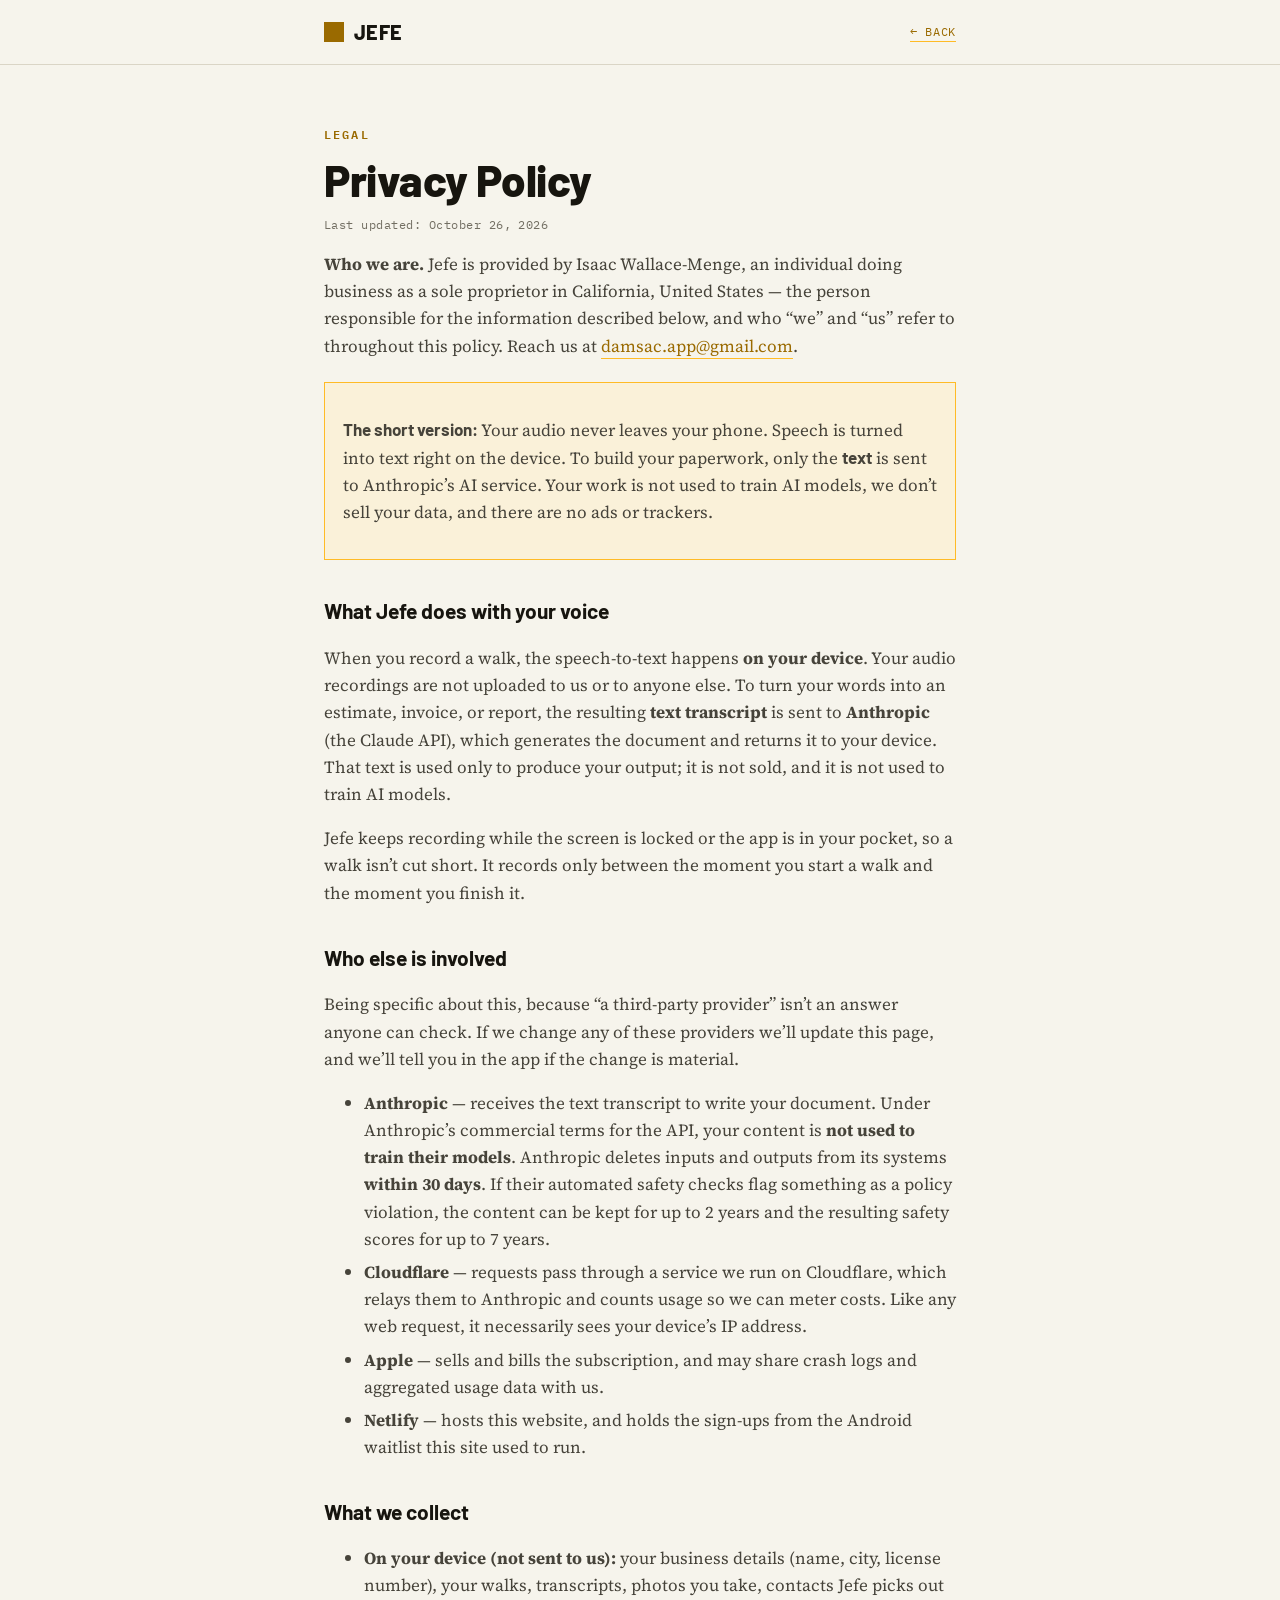
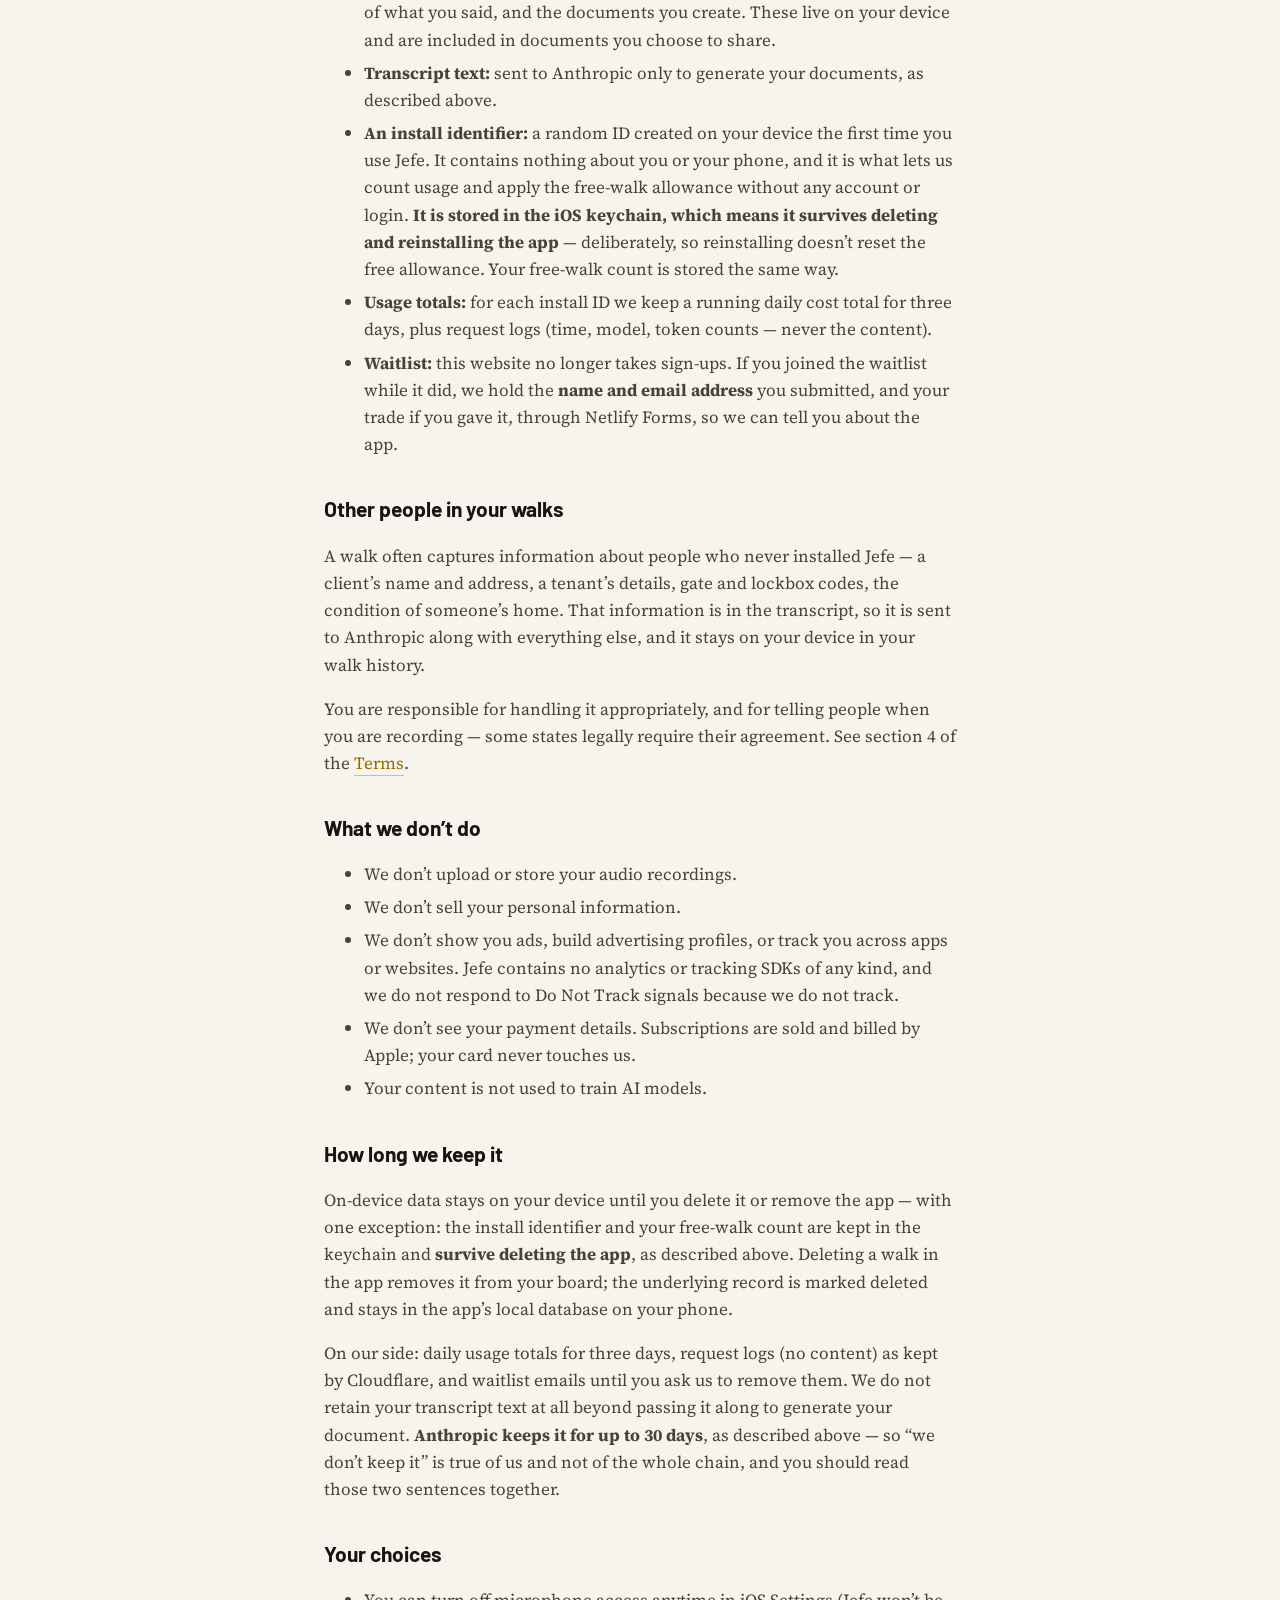
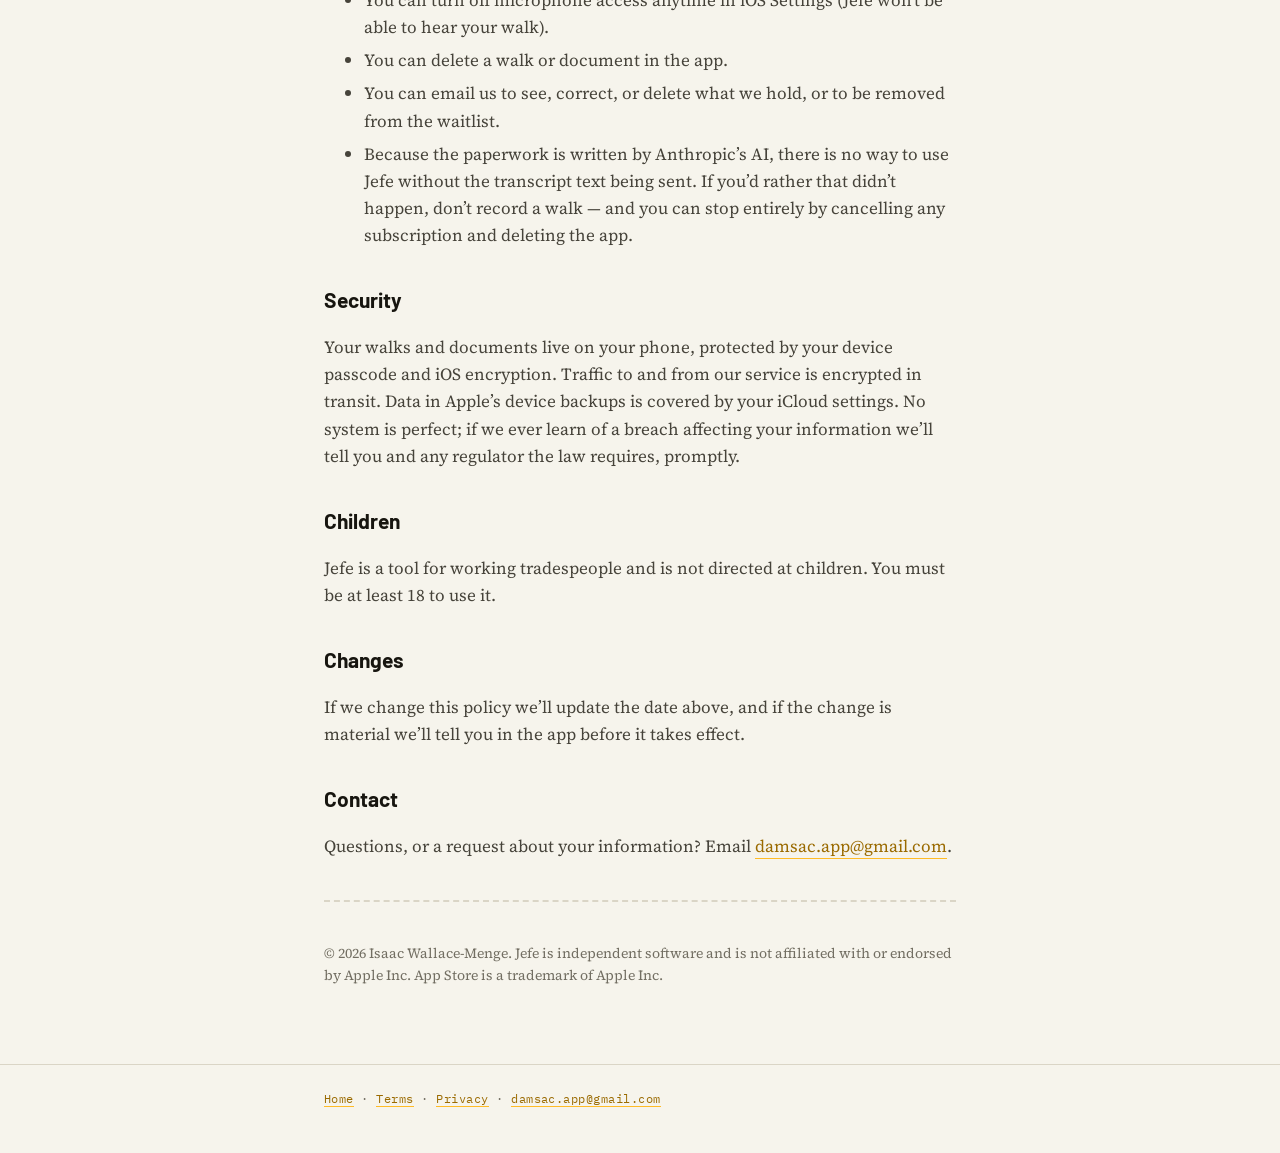
<file: privacy.html>
<!DOCTYPE html>
<html lang="en">
<head>
<meta charset="UTF-8" />
<meta name="viewport" content="width=device-width, initial-scale=1.0" />
<title>Jefe Privacy Policy</title>
<meta name="description" content="Privacy Policy for Jefe. Your audio never leaves your device." />
<link rel="canonical" href="https://usejefe.com/privacy" />
<!-- GitHub Pages duplicate (damsac.github.io/jefe-beta) → the real site. -->
<script>if (/\.github\.io$/.test(location.hostname)) location.replace('https://usejefe.com' + location.pathname.replace(/^\/jefe-beta/, ''));</script>
<link rel="preconnect" href="https://fonts.googleapis.com" />
<link rel="preconnect" href="https://fonts.gstatic.com" crossorigin />
<link href="https://fonts.googleapis.com/css2?family=Barlow:wght@400;600;700;800&family=IBM+Plex+Mono:wght@500;600&family=Source+Serif+4:opsz,wght@8..60,400;8..60,600&display=swap" rel="stylesheet" />
<style>
  :root {
    --paper:#F6F4EC; --ink:#17150F; --ink-70:#46433A; --ink-45:#726E62;
    --amber:#FFBB26; --amber-deep:#9A6A00; --amber-tint:#FAF1D9; --hairline:#DAD5C6;
    --ui:'Barlow',system-ui,sans-serif; --mono:'IBM Plex Mono',ui-monospace,monospace;
    --serif:'Source Serif 4',Georgia,serif;
    --pad: clamp(26px,6vw,44px);
  }
  * { box-sizing:border-box; }
  html { scroll-behavior:smooth; }
  body {
    margin:0; background:var(--paper); color:var(--ink); font-family:var(--serif);
    line-height:1.6; -webkit-font-smoothing:antialiased;
  }
  a { color:var(--amber-deep); text-decoration:none; border-bottom:1px solid var(--amber); }
  .bar { border-bottom:1px solid var(--hairline); }
  .bar .in {
    max-width:720px; margin:0 auto; padding:16px var(--pad);
    display:flex; align-items:center; justify-content:space-between;
  }
  .logo { display:inline-flex; align-items:center; gap:10px; border:0; }
  .logo .mark { width:20px; height:20px; background:var(--amber-deep); }
  .logo .word { font-family:var(--ui); font-weight:800; font-size:20px; letter-spacing:.02em; color:var(--ink); }
  .bar .back { font-family:var(--mono); font-size:12px; letter-spacing:.06em; text-transform:uppercase; }
  main { max-width:720px; margin:0 auto; padding: clamp(30px,7vw,56px) var(--pad) 64px; }
  .kicker { font-family:var(--mono); font-weight:600; font-size:12px; letter-spacing:.18em; text-transform:uppercase; color:var(--amber-deep); }
  h1 { font-family:var(--ui); font-weight:800; font-size:clamp(30px,7vw,44px); letter-spacing:-.01em; margin:10px 0 6px; line-height:1.05; }
  .updated { font-family:var(--mono); font-size:12px; color:var(--ink-45); letter-spacing:.04em; }
  h2 { font-family:var(--ui); font-weight:700; font-size:21px; margin:34px 0 8px; }
  p, li { font-size:17px; color:var(--ink-70); }
  li { margin:6px 0; }
  .callout {
    background:var(--amber-tint); border:1.5px solid var(--amber); padding:16px 18px;
    margin-top:22px; font-size:17px; color:var(--ink);
  }
  .callout strong { font-family:var(--ui); }
  hr { border:0; border-top:2px dashed var(--hairline); margin:40px 0; }
  footer { border-top:1px solid var(--hairline); }
  footer .in { max-width:720px; margin:0 auto; padding:24px var(--pad) 44px; font-family:var(--mono); font-size:12px; color:var(--ink-45); letter-spacing:.04em; }
</style>
</head>
<body>

<header class="bar">
  <div class="in">
    <a class="logo" href="/"><span class="mark"></span><span class="word">JEFE</span></a>
    <a class="back" href="/">← Back</a>
  </div>
</header>

<main>
  <span class="kicker">Legal</span>
  <h1>Privacy Policy</h1>
  <p class="updated">Last updated: October 26, 2026</p>

  <p><strong>Who we are.</strong> Jefe is provided by Isaac Wallace-Menge, an individual doing business as a sole proprietor in California, United States &mdash; the person responsible for the information described below, and who &ldquo;we&rdquo; and &ldquo;us&rdquo; refer to throughout this policy. Reach us at <a href="mailto:damsac.app@gmail.com">damsac.app@gmail.com</a>.</p>

  <div class="callout">
    <p><strong>The short version:</strong> Your audio never leaves your phone. Speech is turned into text right on the device. To build your paperwork, only the <strong>text</strong> is sent to Anthropic&rsquo;s AI service. Your work is not used to train AI models, we don&rsquo;t sell your data, and there are no ads or trackers.</p>
  </div>

  <h2>What Jefe does with your voice</h2>
  <p>When you record a walk, the speech-to-text happens <strong>on your device</strong>. Your audio recordings are not uploaded to us or to anyone else. To turn your words into an estimate, invoice, or report, the resulting <strong>text transcript</strong> is sent to <strong>Anthropic</strong> (the Claude API), which generates the document and returns it to your device. That text is used only to produce your output; it is not sold, and it is not used to train AI models.</p>
  <p>Jefe keeps recording while the screen is locked or the app is in your pocket, so a walk isn&rsquo;t cut short. It records only between the moment you start a walk and the moment you finish it.</p>

  <h2>Who else is involved</h2>
  <p>Being specific about this, because &ldquo;a third-party provider&rdquo; isn&rsquo;t an answer anyone can check. If we change any of these providers we&rsquo;ll update this page, and we&rsquo;ll tell you in the app if the change is material.</p>
  <ul>
    <li><strong>Anthropic</strong> &mdash; receives the text transcript to write your document. Under Anthropic&rsquo;s commercial terms for the API, your content is <strong>not used to train their models</strong>. Anthropic deletes inputs and outputs from its systems <strong>within 30 days</strong>. If their automated safety checks flag something as a policy violation, the content can be kept for up to 2 years and the resulting safety scores for up to 7 years.</li>
    <li><strong>Cloudflare</strong> &mdash; requests pass through a service we run on Cloudflare, which relays them to Anthropic and counts usage so we can meter costs. Like any web request, it necessarily sees your device&rsquo;s IP address.</li>
    <li><strong>Apple</strong> &mdash; sells and bills the subscription, and may share crash logs and aggregated usage data with us.</li>
    <li><strong>Netlify</strong> &mdash; hosts this website, and holds the sign-ups from the Android waitlist this site used to run.</li>
  </ul>

  <h2>What we collect</h2>
  <ul>
    <li><strong>On your device (not sent to us):</strong> your business details (name, city, license number), your walks, transcripts, photos you take, contacts Jefe picks out of what you said, and the documents you create. These live on your device and are included in documents you choose to share.</li>
    <li><strong>Transcript text:</strong> sent to Anthropic only to generate your documents, as described above.</li>
    <li><strong>An install identifier:</strong> a random ID created on your device the first time you use Jefe. It contains nothing about you or your phone, and it is what lets us count usage and apply the free-walk allowance without any account or login. <strong>It is stored in the iOS keychain, which means it survives deleting and reinstalling the app</strong> &mdash; deliberately, so reinstalling doesn&rsquo;t reset the free allowance. Your free-walk count is stored the same way.</li>
    <li><strong>Usage totals:</strong> for each install ID we keep a running daily cost total for three days, plus request logs (time, model, token counts &mdash; never the content).</li>
    <li><strong>Waitlist:</strong> this website no longer takes sign-ups. If you joined the waitlist while it did, we hold the <strong>name and email address</strong> you submitted, and your trade if you gave it, through Netlify Forms, so we can tell you about the app.</li>
  </ul>

  <h2>Other people in your walks</h2>
  <p>A walk often captures information about people who never installed Jefe &mdash; a client&rsquo;s name and address, a tenant&rsquo;s details, gate and lockbox codes, the condition of someone&rsquo;s home. That information is in the transcript, so it is sent to Anthropic along with everything else, and it stays on your device in your walk history.</p>
  <p>You are responsible for handling it appropriately, and for telling people when you are recording &mdash; some states legally require their agreement. See section 4 of the <a href="/terms">Terms</a>.</p>

  <h2>What we don&rsquo;t do</h2>
  <ul>
    <li>We don&rsquo;t upload or store your audio recordings.</li>
    <li>We don&rsquo;t sell your personal information.</li>
    <li>We don&rsquo;t show you ads, build advertising profiles, or track you across apps or websites. Jefe contains no analytics or tracking SDKs of any kind, and we do not respond to Do Not Track signals because we do not track.</li>
    <li>We don&rsquo;t see your payment details. Subscriptions are sold and billed by Apple; your card never touches us.</li>
    <li>Your content is not used to train AI models.</li>
  </ul>

  <h2>How long we keep it</h2>
  <p>On-device data stays on your device until you delete it or remove the app &mdash; with one exception: the install identifier and your free-walk count are kept in the keychain and <strong>survive deleting the app</strong>, as described above. Deleting a walk in the app removes it from your board; the underlying record is marked deleted and stays in the app&rsquo;s local database on your phone.</p>
  <p>On our side: daily usage totals for three days, request logs (no content) as kept by Cloudflare, and waitlist emails until you ask us to remove them. We do not retain your transcript text at all beyond passing it along to generate your document. <strong>Anthropic keeps it for up to 30 days</strong>, as described above &mdash; so &ldquo;we don&rsquo;t keep it&rdquo; is true of us and not of the whole chain, and you should read those two sentences together.</p>

  <h2>Your choices</h2>
  <ul>
    <li>You can turn off microphone access anytime in iOS Settings (Jefe won&rsquo;t be able to hear your walk).</li>
    <li>You can delete a walk or document in the app.</li>
    <li>You can email us to see, correct, or delete what we hold, or to be removed from the waitlist.</li>
    <li>Because the paperwork is written by Anthropic&rsquo;s AI, there is no way to use Jefe without the transcript text being sent. If you&rsquo;d rather that didn&rsquo;t happen, don&rsquo;t record a walk &mdash; and you can stop entirely by cancelling any subscription and deleting the app.</li>
  </ul>

  <h2>Security</h2>
  <p>Your walks and documents live on your phone, protected by your device passcode and iOS encryption. Traffic to and from our service is encrypted in transit. Data in Apple&rsquo;s device backups is covered by your iCloud settings. No system is perfect; if we ever learn of a breach affecting your information we&rsquo;ll tell you and any regulator the law requires, promptly.</p>

  <h2>Children</h2>
  <p>Jefe is a tool for working tradespeople and is not directed at children. You must be at least 18 to use it.</p>

  <h2>Changes</h2>
  <p>If we change this policy we&rsquo;ll update the date above, and if the change is material we&rsquo;ll tell you in the app before it takes effect.</p>

  <h2>Contact</h2>
  <p>Questions, or a request about your information? Email <a href="mailto:damsac.app@gmail.com">damsac.app@gmail.com</a>.</p>

  <hr>
  <p style="font-size:14px;color:var(--ink-45)">&copy; 2026 Isaac Wallace-Menge. Jefe is independent software and is not affiliated with or endorsed by Apple Inc. App Store is a trademark of Apple Inc.</p>
</main>

<footer>
  <div class="in">
    <a href="/">Home</a> · <a href="/terms">Terms</a> · <a href="/privacy">Privacy</a> · <a href="mailto:damsac.app@gmail.com">damsac.app@gmail.com</a>
  </div>
</footer>

</body>
</html>
</file>
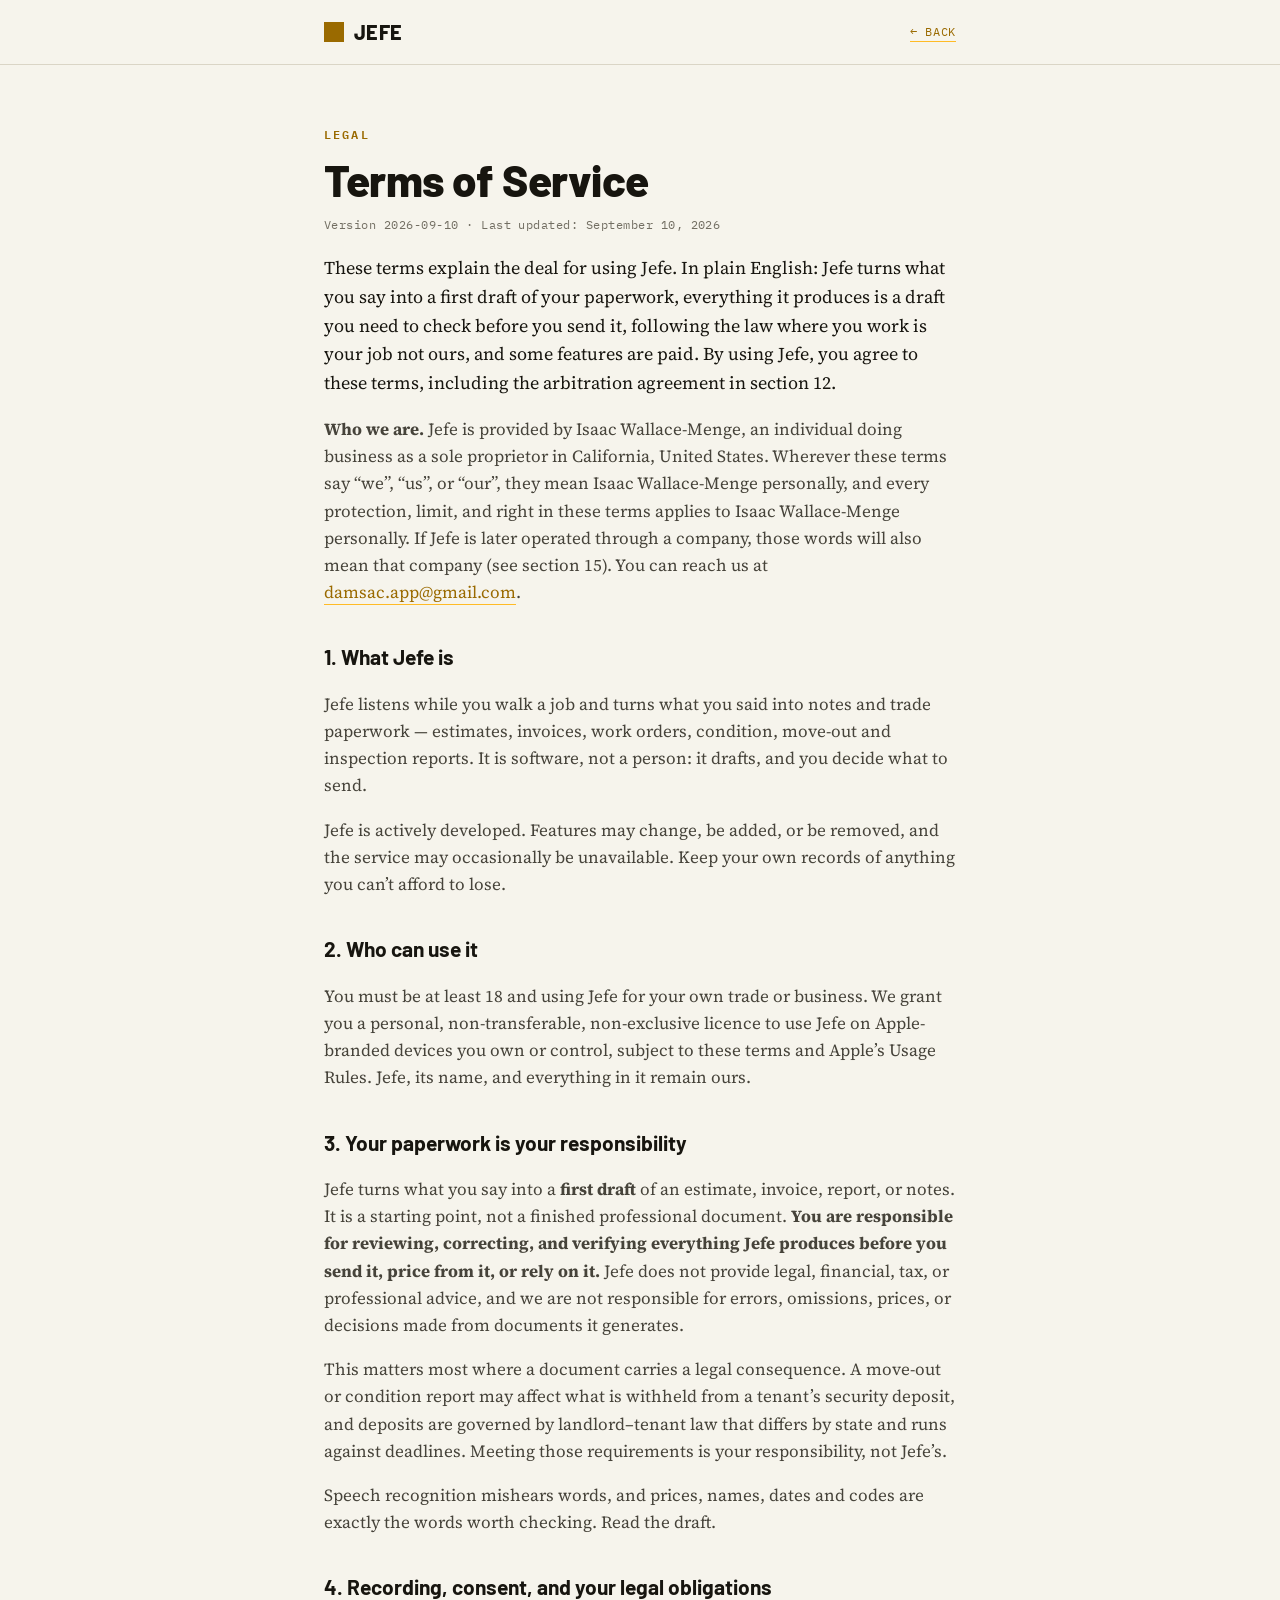
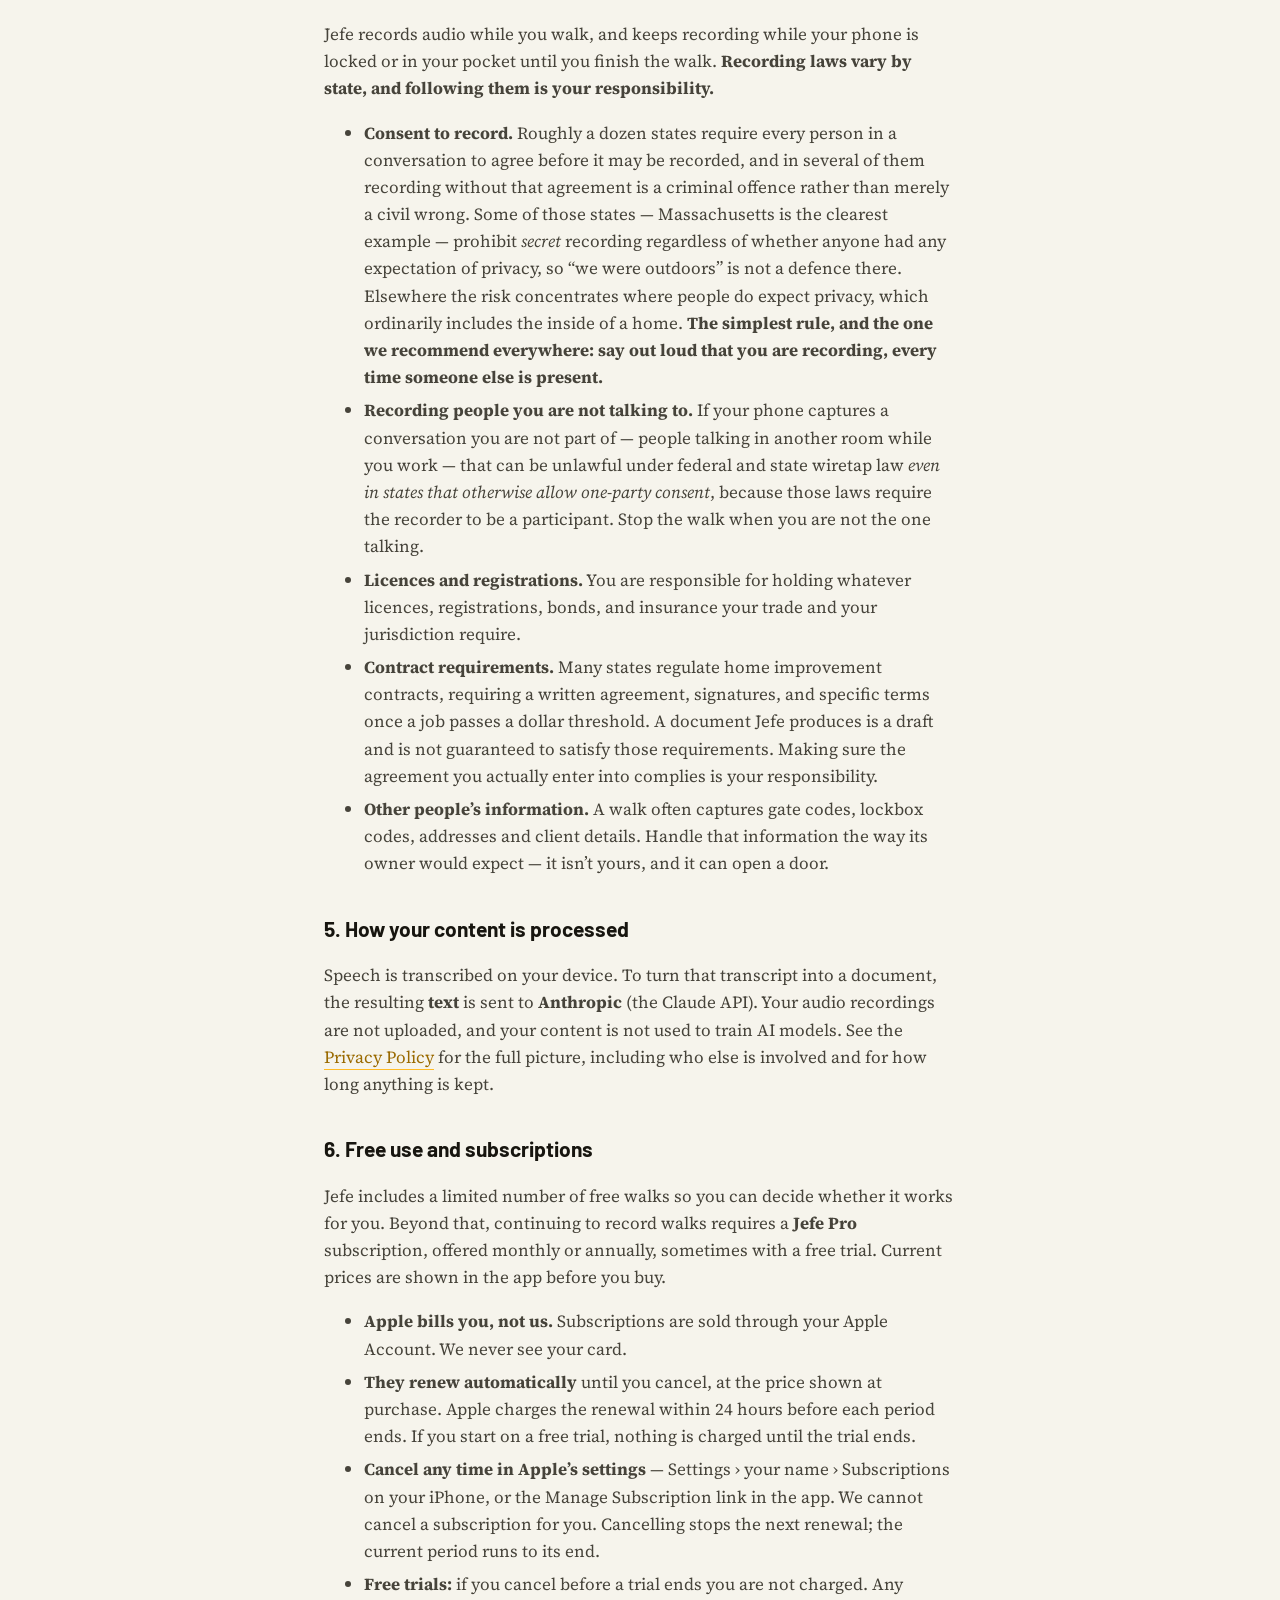
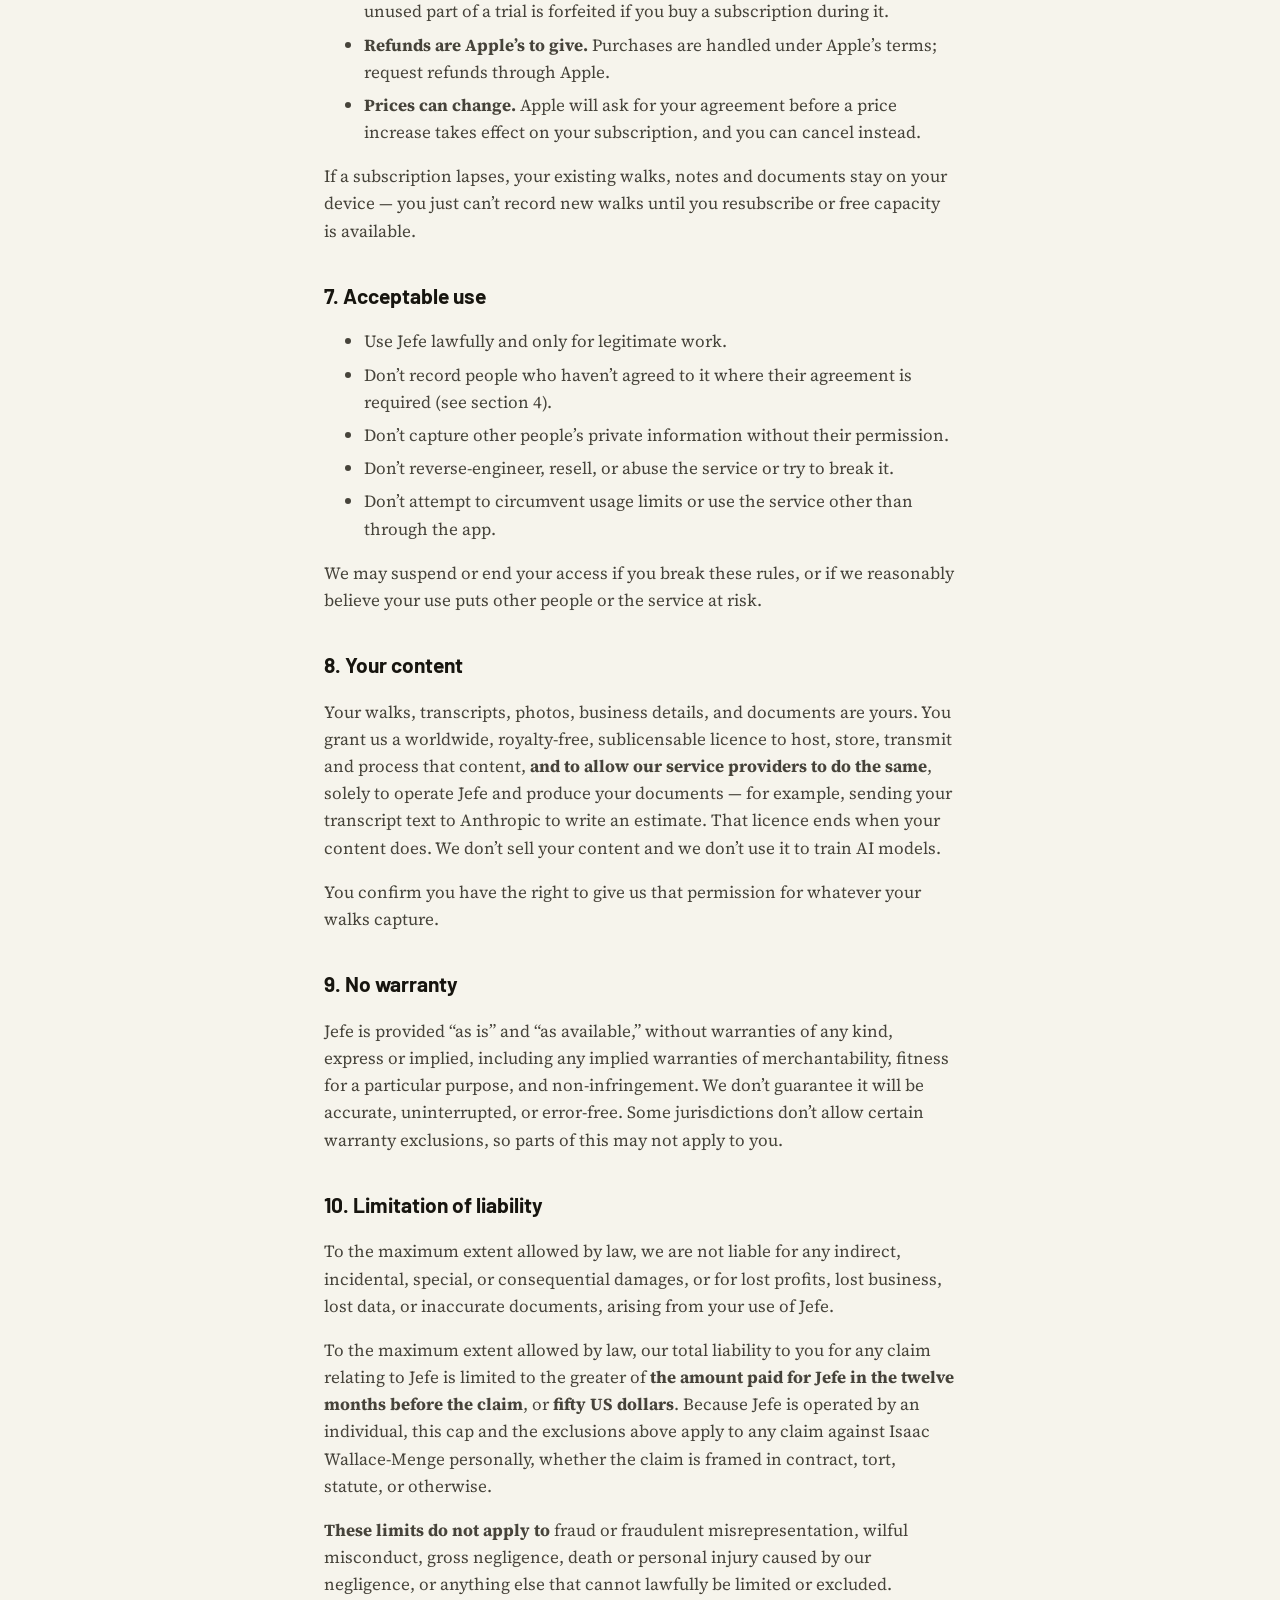
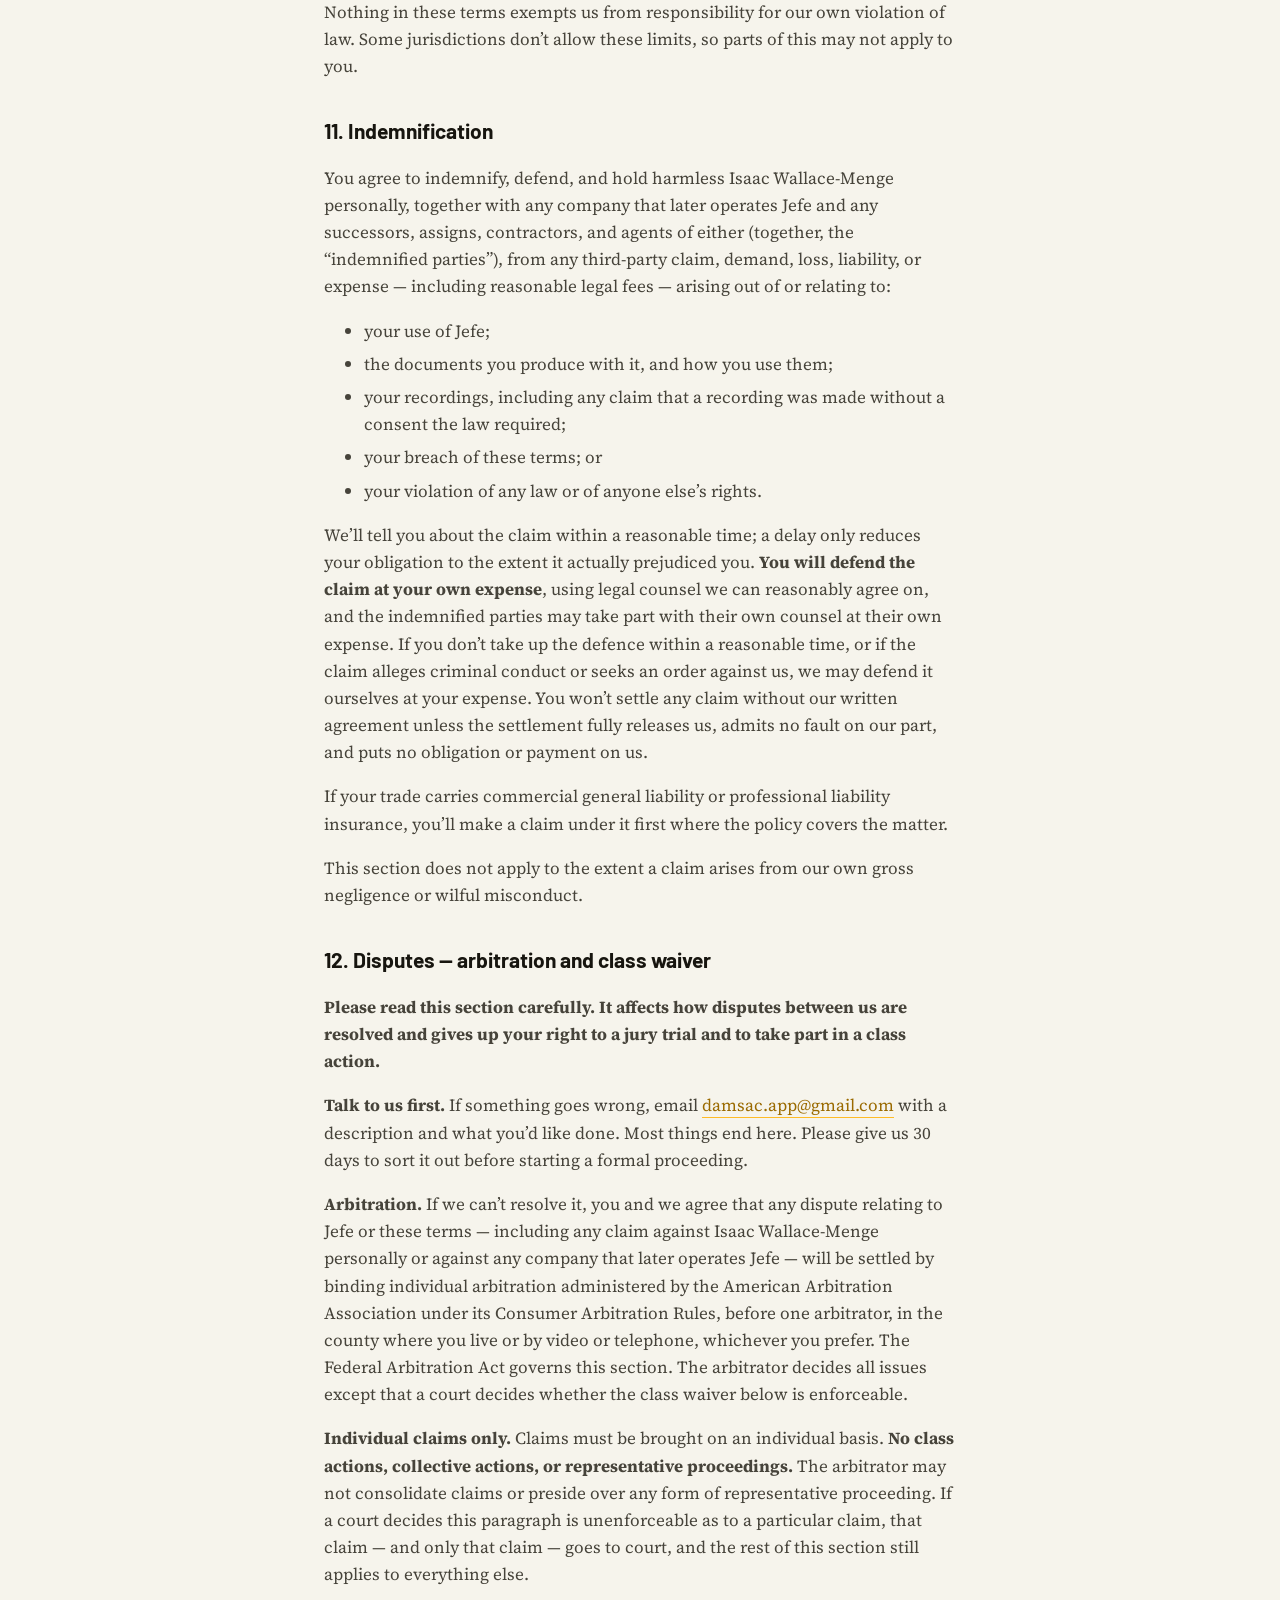
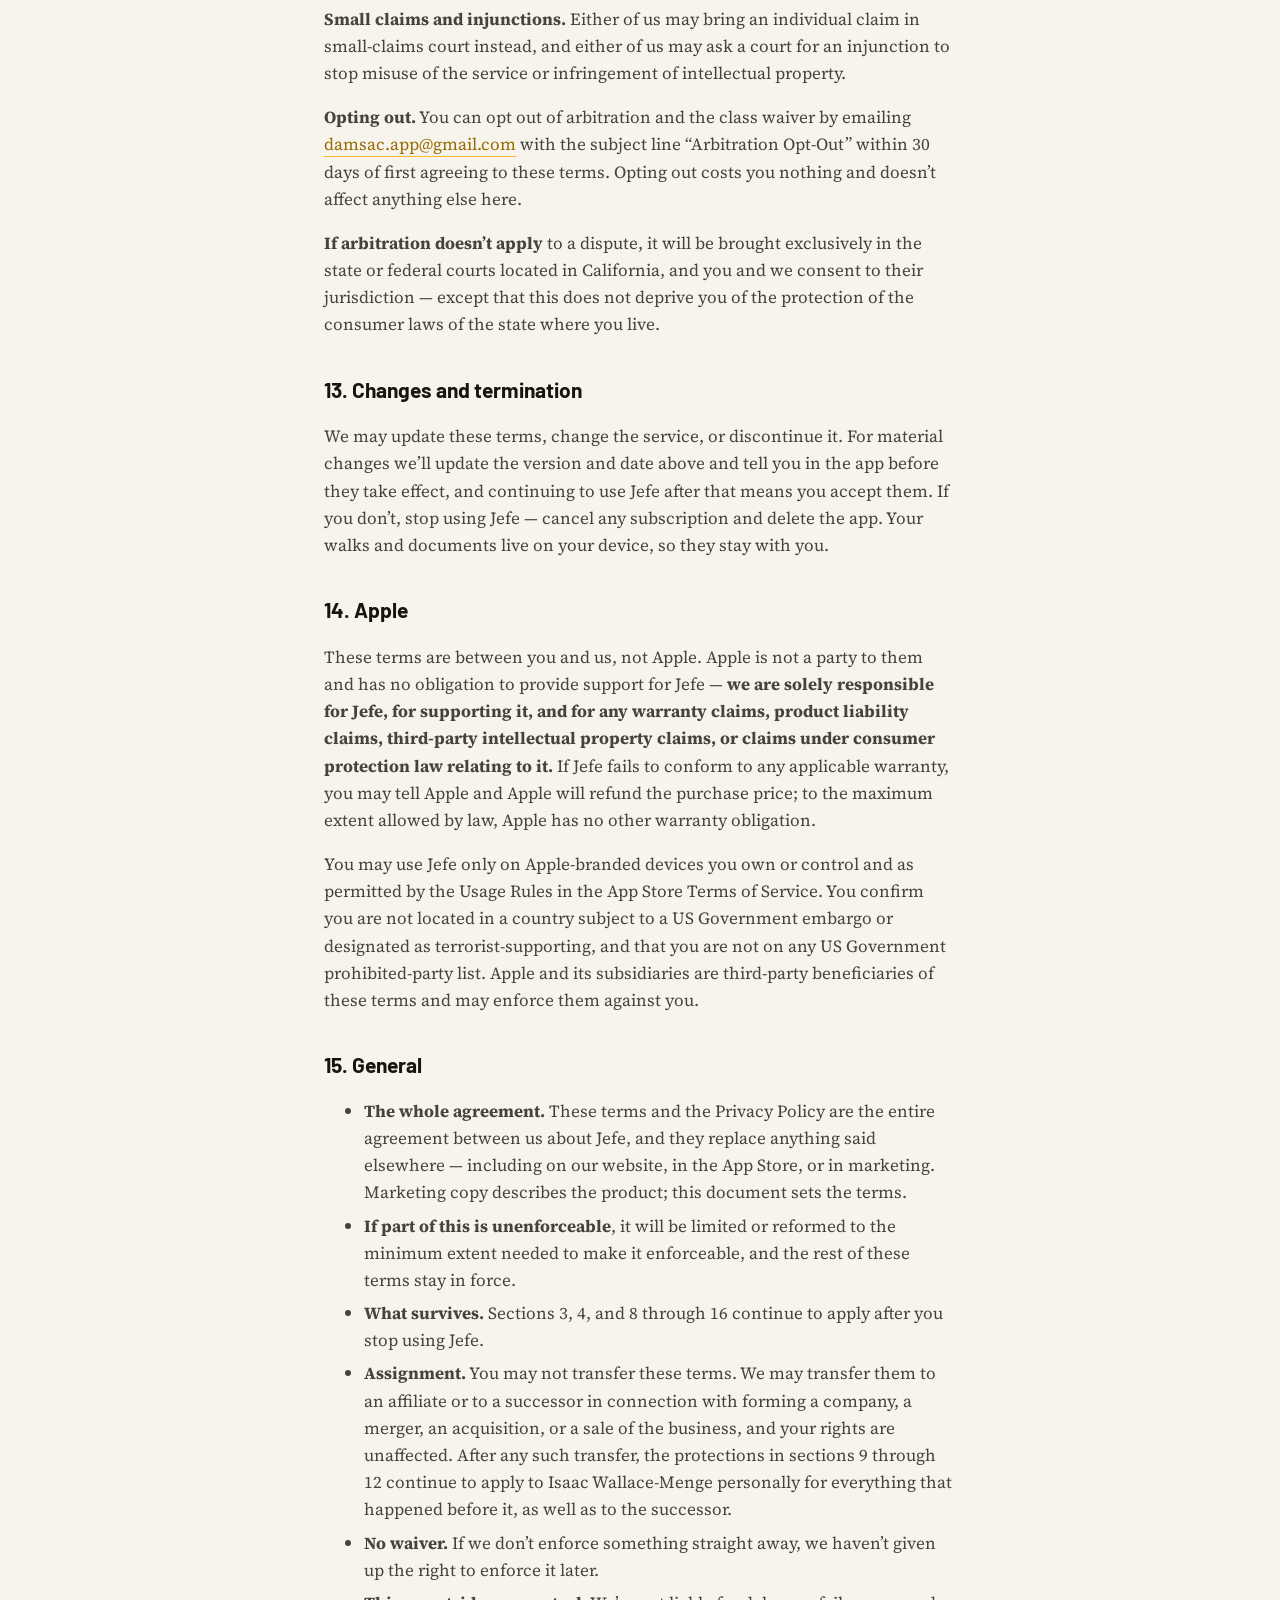
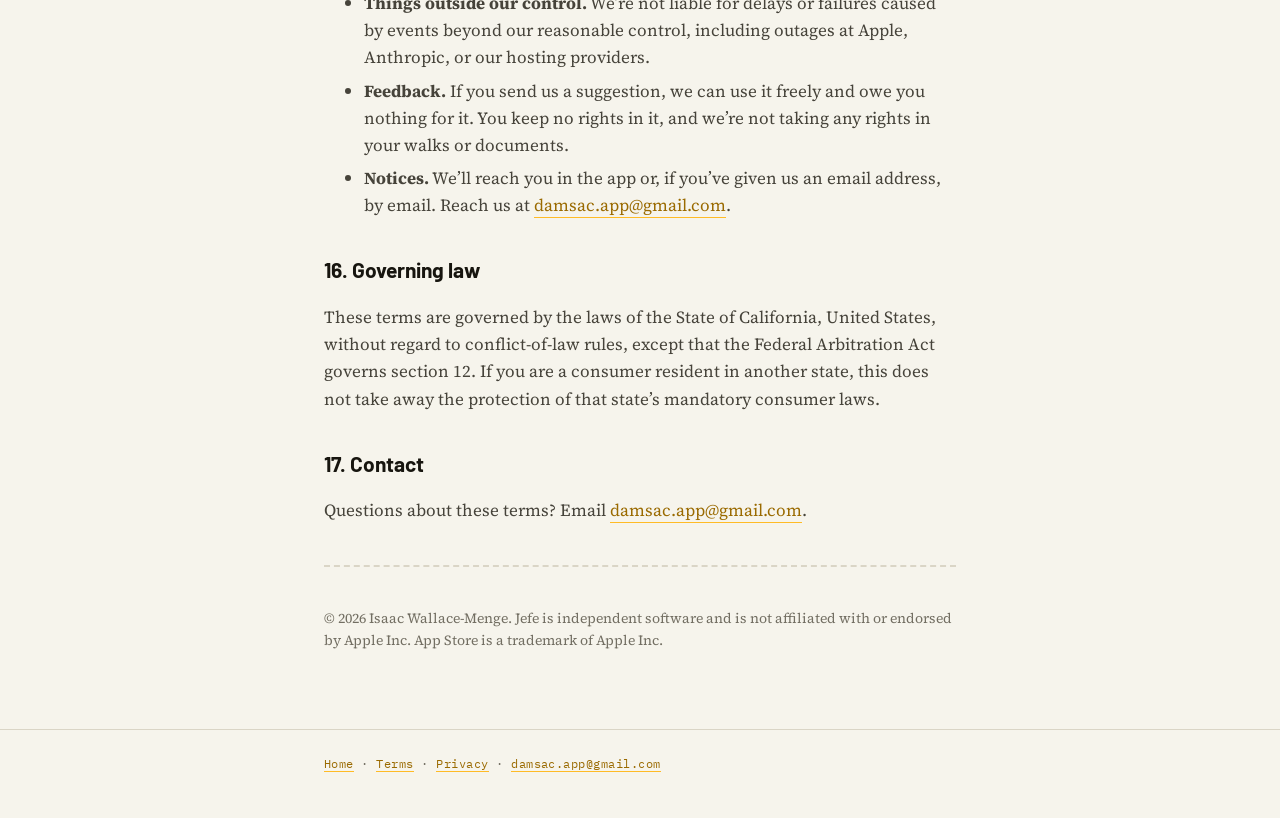
<file: terms.html>
<!DOCTYPE html>
<html lang="en">
<head>
<meta charset="UTF-8" />
<meta name="viewport" content="width=device-width, initial-scale=1.0" />
<title>Jefe Terms of Service</title>
<meta name="description" content="Terms of Service for Jefe." />
<link rel="canonical" href="https://usejefe.com/terms" />
<!-- GitHub Pages duplicate (damsac.github.io/jefe-beta) → the real site. -->
<script>if (/\.github\.io$/.test(location.hostname)) location.replace('https://usejefe.com' + location.pathname.replace(/^\/jefe-beta/, ''));</script>
<link rel="preconnect" href="https://fonts.googleapis.com" />
<link rel="preconnect" href="https://fonts.gstatic.com" crossorigin />
<link href="https://fonts.googleapis.com/css2?family=Barlow:wght@400;600;700;800&family=IBM+Plex+Mono:wght@500;600&family=Source+Serif+4:opsz,wght@8..60,400;8..60,600&display=swap" rel="stylesheet" />
<style>
  :root {
    --paper:#F6F4EC; --ink:#17150F; --ink-70:#46433A; --ink-45:#726E62;
    --amber:#FFBB26; --amber-deep:#9A6A00; --hairline:#DAD5C6;
    --ui:'Barlow',system-ui,sans-serif; --mono:'IBM Plex Mono',ui-monospace,monospace;
    --serif:'Source Serif 4',Georgia,serif;
    --pad: clamp(26px,6vw,44px);
  }
  * { box-sizing:border-box; }
  html { scroll-behavior:smooth; }
  body {
    margin:0; background:var(--paper); color:var(--ink); font-family:var(--serif);
    line-height:1.6; -webkit-font-smoothing:antialiased;
  }
  a { color:var(--amber-deep); text-decoration:none; border-bottom:1px solid var(--amber); }
  .bar { border-bottom:1px solid var(--hairline); }
  .bar .in {
    max-width:720px; margin:0 auto; padding:16px var(--pad);
    display:flex; align-items:center; justify-content:space-between;
  }
  .logo { display:inline-flex; align-items:center; gap:10px; border:0; }
  .logo .mark { width:20px; height:20px; background:var(--amber-deep); }
  .logo .word { font-family:var(--ui); font-weight:800; font-size:20px; letter-spacing:.02em; color:var(--ink); }
  .bar .back { font-family:var(--mono); font-size:12px; letter-spacing:.06em; text-transform:uppercase; }
  main { max-width:720px; margin:0 auto; padding: clamp(30px,7vw,56px) var(--pad) 64px; }
  .kicker { font-family:var(--mono); font-weight:600; font-size:12px; letter-spacing:.18em; text-transform:uppercase; color:var(--amber-deep); }
  h1 { font-family:var(--ui); font-weight:800; font-size:clamp(30px,7vw,44px); letter-spacing:-.01em; margin:10px 0 6px; line-height:1.05; }
  .updated { font-family:var(--mono); font-size:12px; color:var(--ink-45); letter-spacing:.04em; }
  h2 { font-family:var(--ui); font-weight:700; font-size:21px; margin:34px 0 8px; }
  p, li { font-size:17px; color:var(--ink-70); }
  li { margin:6px 0; }
  .lede { font-size:18px; color:var(--ink); margin-top:20px; }
  hr { border:0; border-top:2px dashed var(--hairline); margin:40px 0; }
  footer { border-top:1px solid var(--hairline); }
  footer .in { max-width:720px; margin:0 auto; padding:24px var(--pad) 44px; font-family:var(--mono); font-size:12px; color:var(--ink-45); letter-spacing:.04em; }
</style>
</head>
<body>

<header class="bar">
  <div class="in">
    <a class="logo" href="/"><span class="mark"></span><span class="word">JEFE</span></a>
    <a class="back" href="/">← Back</a>
  </div>
</header>

<main>
  <span class="kicker">Legal</span>
  <h1>Terms of Service</h1>
  <p class="updated">Version 2026-09-10 &middot; Last updated: September 10, 2026</p>

  <p class="lede">These terms explain the deal for using Jefe. In plain English: Jefe turns what you say into a first draft of your paperwork, everything it produces is a draft you need to check before you send it, following the law where you work is your job not ours, and some features are paid. By using Jefe, you agree to these terms, including the arbitration agreement in section 12.</p>

  <p><strong>Who we are.</strong> Jefe is provided by Isaac Wallace-Menge, an individual doing business as a sole proprietor in California, United States. Wherever these terms say &ldquo;we&rdquo;, &ldquo;us&rdquo;, or &ldquo;our&rdquo;, they mean Isaac Wallace-Menge personally, and every protection, limit, and right in these terms applies to Isaac Wallace-Menge personally. If Jefe is later operated through a company, those words will also mean that company (see section 15). You can reach us at <a href="mailto:damsac.app@gmail.com">damsac.app@gmail.com</a>.</p>

  <h2>1. What Jefe is</h2>
  <p>Jefe listens while you walk a job and turns what you said into notes and trade paperwork &mdash; estimates, invoices, work orders, condition, move-out and inspection reports. It is software, not a person: it drafts, and you decide what to send.</p>
  <p>Jefe is actively developed. Features may change, be added, or be removed, and the service may occasionally be unavailable. Keep your own records of anything you can&rsquo;t afford to lose.</p>

  <h2>2. Who can use it</h2>
  <p>You must be at least 18 and using Jefe for your own trade or business. We grant you a personal, non-transferable, non-exclusive licence to use Jefe on Apple-branded devices you own or control, subject to these terms and Apple&rsquo;s Usage Rules. Jefe, its name, and everything in it remain ours.</p>

  <h2>3. Your paperwork is your responsibility</h2>
  <p>Jefe turns what you say into a <strong>first draft</strong> of an estimate, invoice, report, or notes. It is a starting point, not a finished professional document. <strong>You are responsible for reviewing, correcting, and verifying everything Jefe produces before you send it, price from it, or rely on it.</strong> Jefe does not provide legal, financial, tax, or professional advice, and we are not responsible for errors, omissions, prices, or decisions made from documents it generates.</p>
  <p>This matters most where a document carries a legal consequence. A move-out or condition report may affect what is withheld from a tenant&rsquo;s security deposit, and deposits are governed by landlord&ndash;tenant law that differs by state and runs against deadlines. Meeting those requirements is your responsibility, not Jefe&rsquo;s.</p>
  <p>Speech recognition mishears words, and prices, names, dates and codes are exactly the words worth checking. Read the draft.</p>

  <h2>4. Recording, consent, and your legal obligations</h2>
  <p>Jefe records audio while you walk, and keeps recording while your phone is locked or in your pocket until you finish the walk. <strong>Recording laws vary by state, and following them is your responsibility.</strong></p>
  <ul>
    <li><strong>Consent to record.</strong> Roughly a dozen states require every person in a conversation to agree before it may be recorded, and in several of them recording without that agreement is a criminal offence rather than merely a civil wrong. Some of those states &mdash; Massachusetts is the clearest example &mdash; prohibit <em>secret</em> recording regardless of whether anyone had any expectation of privacy, so &ldquo;we were outdoors&rdquo; is not a defence there. Elsewhere the risk concentrates where people do expect privacy, which ordinarily includes the inside of a home. <strong>The simplest rule, and the one we recommend everywhere: say out loud that you are recording, every time someone else is present.</strong></li>
    <li><strong>Recording people you are not talking to.</strong> If your phone captures a conversation you are not part of &mdash; people talking in another room while you work &mdash; that can be unlawful under federal and state wiretap law <em>even in states that otherwise allow one-party consent</em>, because those laws require the recorder to be a participant. Stop the walk when you are not the one talking.</li>
    <li><strong>Licences and registrations.</strong> You are responsible for holding whatever licences, registrations, bonds, and insurance your trade and your jurisdiction require.</li>
    <li><strong>Contract requirements.</strong> Many states regulate home improvement contracts, requiring a written agreement, signatures, and specific terms once a job passes a dollar threshold. A document Jefe produces is a draft and is not guaranteed to satisfy those requirements. Making sure the agreement you actually enter into complies is your responsibility.</li>
    <li><strong>Other people&rsquo;s information.</strong> A walk often captures gate codes, lockbox codes, addresses and client details. Handle that information the way its owner would expect &mdash; it isn&rsquo;t yours, and it can open a door.</li>
  </ul>

  <h2>5. How your content is processed</h2>
  <p>Speech is transcribed on your device. To turn that transcript into a document, the resulting <strong>text</strong> is sent to <strong>Anthropic</strong> (the Claude API). Your audio recordings are not uploaded, and your content is not used to train AI models. See the <a href="/privacy">Privacy Policy</a> for the full picture, including who else is involved and for how long anything is kept.</p>

  <h2>6. Free use and subscriptions</h2>
  <p>Jefe includes a limited number of free walks so you can decide whether it works for you. Beyond that, continuing to record walks requires a <strong>Jefe Pro</strong> subscription, offered monthly or annually, sometimes with a free trial. Current prices are shown in the app before you buy.</p>
  <ul>
    <li><strong>Apple bills you, not us.</strong> Subscriptions are sold through your Apple Account. We never see your card.</li>
    <li><strong>They renew automatically</strong> until you cancel, at the price shown at purchase. Apple charges the renewal within 24 hours before each period ends. If you start on a free trial, nothing is charged until the trial ends.</li>
    <li><strong>Cancel any time in Apple&rsquo;s settings</strong> &mdash; Settings &rsaquo; your name &rsaquo; Subscriptions on your iPhone, or the Manage Subscription link in the app. We cannot cancel a subscription for you. Cancelling stops the next renewal; the current period runs to its end.</li>
    <li><strong>Free trials:</strong> if you cancel before a trial ends you are not charged. Any unused part of a trial is forfeited if you buy a subscription during it.</li>
    <li><strong>Refunds are Apple&rsquo;s to give.</strong> Purchases are handled under Apple&rsquo;s terms; request refunds through Apple.</li>
    <li><strong>Prices can change.</strong> Apple will ask for your agreement before a price increase takes effect on your subscription, and you can cancel instead.</li>
  </ul>
  <p>If a subscription lapses, your existing walks, notes and documents stay on your device &mdash; you just can&rsquo;t record new walks until you resubscribe or free capacity is available.</p>

  <h2>7. Acceptable use</h2>
  <ul>
    <li>Use Jefe lawfully and only for legitimate work.</li>
    <li>Don&rsquo;t record people who haven&rsquo;t agreed to it where their agreement is required (see section 4).</li>
    <li>Don&rsquo;t capture other people&rsquo;s private information without their permission.</li>
    <li>Don&rsquo;t reverse-engineer, resell, or abuse the service or try to break it.</li>
    <li>Don&rsquo;t attempt to circumvent usage limits or use the service other than through the app.</li>
  </ul>
  <p>We may suspend or end your access if you break these rules, or if we reasonably believe your use puts other people or the service at risk.</p>

  <h2>8. Your content</h2>
  <p>Your walks, transcripts, photos, business details, and documents are yours. You grant us a worldwide, royalty-free, sublicensable licence to host, store, transmit and process that content, <strong>and to allow our service providers to do the same</strong>, solely to operate Jefe and produce your documents &mdash; for example, sending your transcript text to Anthropic to write an estimate. That licence ends when your content does. We don&rsquo;t sell your content and we don&rsquo;t use it to train AI models.</p>
  <p>You confirm you have the right to give us that permission for whatever your walks capture.</p>

  <h2>9. No warranty</h2>
  <p>Jefe is provided &ldquo;as is&rdquo; and &ldquo;as available,&rdquo; without warranties of any kind, express or implied, including any implied warranties of merchantability, fitness for a particular purpose, and non-infringement. We don&rsquo;t guarantee it will be accurate, uninterrupted, or error-free. Some jurisdictions don&rsquo;t allow certain warranty exclusions, so parts of this may not apply to you.</p>

  <h2>10. Limitation of liability</h2>
  <p>To the maximum extent allowed by law, we are not liable for any indirect, incidental, special, or consequential damages, or for lost profits, lost business, lost data, or inaccurate documents, arising from your use of Jefe.</p>
  <p>To the maximum extent allowed by law, our total liability to you for any claim relating to Jefe is limited to the greater of <strong>the amount paid for Jefe in the twelve months before the claim</strong>, or <strong>fifty US dollars</strong>. Because Jefe is operated by an individual, this cap and the exclusions above apply to any claim against Isaac Wallace-Menge personally, whether the claim is framed in contract, tort, statute, or otherwise.</p>
  <p><strong>These limits do not apply to</strong> fraud or fraudulent misrepresentation, wilful misconduct, gross negligence, death or personal injury caused by our negligence, or anything else that cannot lawfully be limited or excluded. Nothing in these terms exempts us from responsibility for our own violation of law. Some jurisdictions don&rsquo;t allow these limits, so parts of this may not apply to you.</p>

  <h2>11. Indemnification</h2>
  <p>You agree to indemnify, defend, and hold harmless Isaac Wallace-Menge personally, together with any company that later operates Jefe and any successors, assigns, contractors, and agents of either (together, the &ldquo;indemnified parties&rdquo;), from any third-party claim, demand, loss, liability, or expense &mdash; including reasonable legal fees &mdash; arising out of or relating to:</p>
  <ul>
    <li>your use of Jefe;</li>
    <li>the documents you produce with it, and how you use them;</li>
    <li>your recordings, including any claim that a recording was made without a consent the law required;</li>
    <li>your breach of these terms; or</li>
    <li>your violation of any law or of anyone else&rsquo;s rights.</li>
  </ul>
  <p>We&rsquo;ll tell you about the claim within a reasonable time; a delay only reduces your obligation to the extent it actually prejudiced you. <strong>You will defend the claim at your own expense</strong>, using legal counsel we can reasonably agree on, and the indemnified parties may take part with their own counsel at their own expense. If you don&rsquo;t take up the defence within a reasonable time, or if the claim alleges criminal conduct or seeks an order against us, we may defend it ourselves at your expense. You won&rsquo;t settle any claim without our written agreement unless the settlement fully releases us, admits no fault on our part, and puts no obligation or payment on us.</p>
  <p>If your trade carries commercial general liability or professional liability insurance, you&rsquo;ll make a claim under it first where the policy covers the matter.</p>
  <p>This section does not apply to the extent a claim arises from our own gross negligence or wilful misconduct.</p>

  <h2>12. Disputes &mdash; arbitration and class waiver</h2>
  <p><strong>Please read this section carefully. It affects how disputes between us are resolved and gives up your right to a jury trial and to take part in a class action.</strong></p>
  <p><strong>Talk to us first.</strong> If something goes wrong, email <a href="mailto:damsac.app@gmail.com">damsac.app@gmail.com</a> with a description and what you&rsquo;d like done. Most things end here. Please give us 30 days to sort it out before starting a formal proceeding.</p>
  <p><strong>Arbitration.</strong> If we can&rsquo;t resolve it, you and we agree that any dispute relating to Jefe or these terms &mdash; including any claim against Isaac Wallace-Menge personally or against any company that later operates Jefe &mdash; will be settled by binding individual arbitration administered by the American Arbitration Association under its Consumer Arbitration Rules, before one arbitrator, in the county where you live or by video or telephone, whichever you prefer. The Federal Arbitration Act governs this section. The arbitrator decides all issues except that a court decides whether the class waiver below is enforceable.</p>
  <p><strong>Individual claims only.</strong> Claims must be brought on an individual basis. <strong>No class actions, collective actions, or representative proceedings.</strong> The arbitrator may not consolidate claims or preside over any form of representative proceeding. If a court decides this paragraph is unenforceable as to a particular claim, that claim &mdash; and only that claim &mdash; goes to court, and the rest of this section still applies to everything else.</p>
  <p><strong>Small claims and injunctions.</strong> Either of us may bring an individual claim in small-claims court instead, and either of us may ask a court for an injunction to stop misuse of the service or infringement of intellectual property.</p>
  <p><strong>Opting out.</strong> You can opt out of arbitration and the class waiver by emailing <a href="mailto:damsac.app@gmail.com">damsac.app@gmail.com</a> with the subject line &ldquo;Arbitration Opt-Out&rdquo; within 30 days of first agreeing to these terms. Opting out costs you nothing and doesn&rsquo;t affect anything else here.</p>
  <p><strong>If arbitration doesn&rsquo;t apply</strong> to a dispute, it will be brought exclusively in the state or federal courts located in California, and you and we consent to their jurisdiction &mdash; except that this does not deprive you of the protection of the consumer laws of the state where you live.</p>

  <h2>13. Changes and termination</h2>
  <p>We may update these terms, change the service, or discontinue it. For material changes we&rsquo;ll update the version and date above and tell you in the app before they take effect, and continuing to use Jefe after that means you accept them. If you don&rsquo;t, stop using Jefe &mdash; cancel any subscription and delete the app. Your walks and documents live on your device, so they stay with you.</p>

  <h2>14. Apple</h2>
  <p>These terms are between you and us, not Apple. Apple is not a party to them and has no obligation to provide support for Jefe &mdash; <strong>we are solely responsible for Jefe, for supporting it, and for any warranty claims, product liability claims, third-party intellectual property claims, or claims under consumer protection law relating to it.</strong> If Jefe fails to conform to any applicable warranty, you may tell Apple and Apple will refund the purchase price; to the maximum extent allowed by law, Apple has no other warranty obligation.</p>
  <p>You may use Jefe only on Apple-branded devices you own or control and as permitted by the Usage Rules in the App Store Terms of Service. You confirm you are not located in a country subject to a US Government embargo or designated as terrorist-supporting, and that you are not on any US Government prohibited-party list. Apple and its subsidiaries are third-party beneficiaries of these terms and may enforce them against you.</p>

  <h2>15. General</h2>
  <ul>
    <li><strong>The whole agreement.</strong> These terms and the Privacy Policy are the entire agreement between us about Jefe, and they replace anything said elsewhere &mdash; including on our website, in the App Store, or in marketing. Marketing copy describes the product; this document sets the terms.</li>
    <li><strong>If part of this is unenforceable</strong>, it will be limited or reformed to the minimum extent needed to make it enforceable, and the rest of these terms stay in force.</li>
    <li><strong>What survives.</strong> Sections 3, 4, and 8 through 16 continue to apply after you stop using Jefe.</li>
    <li><strong>Assignment.</strong> You may not transfer these terms. We may transfer them to an affiliate or to a successor in connection with forming a company, a merger, an acquisition, or a sale of the business, and your rights are unaffected. After any such transfer, the protections in sections 9 through 12 continue to apply to Isaac Wallace-Menge personally for everything that happened before it, as well as to the successor.</li>
    <li><strong>No waiver.</strong> If we don&rsquo;t enforce something straight away, we haven&rsquo;t given up the right to enforce it later.</li>
    <li><strong>Things outside our control.</strong> We&rsquo;re not liable for delays or failures caused by events beyond our reasonable control, including outages at Apple, Anthropic, or our hosting providers.</li>
    <li><strong>Feedback.</strong> If you send us a suggestion, we can use it freely and owe you nothing for it. You keep no rights in it, and we&rsquo;re not taking any rights in your walks or documents.</li>
    <li><strong>Notices.</strong> We&rsquo;ll reach you in the app or, if you&rsquo;ve given us an email address, by email. Reach us at <a href="mailto:damsac.app@gmail.com">damsac.app@gmail.com</a>.</li>
  </ul>

  <h2>16. Governing law</h2>
  <p>These terms are governed by the laws of the State of California, United States, without regard to conflict-of-law rules, except that the Federal Arbitration Act governs section 12. If you are a consumer resident in another state, this does not take away the protection of that state&rsquo;s mandatory consumer laws.</p>

  <h2>17. Contact</h2>
  <p>Questions about these terms? Email <a href="mailto:damsac.app@gmail.com">damsac.app@gmail.com</a>.</p>

  <hr>
  <p style="font-size:14px;color:var(--ink-45)">&copy; 2026 Isaac Wallace-Menge. Jefe is independent software and is not affiliated with or endorsed by Apple Inc. App Store is a trademark of Apple Inc.</p>
</main>

<footer>
  <div class="in">
    <a href="/">Home</a> · <a href="/terms">Terms</a> · <a href="/privacy">Privacy</a> · <a href="mailto:damsac.app@gmail.com">damsac.app@gmail.com</a>
  </div>
</footer>

</body>
</html>
</file>
